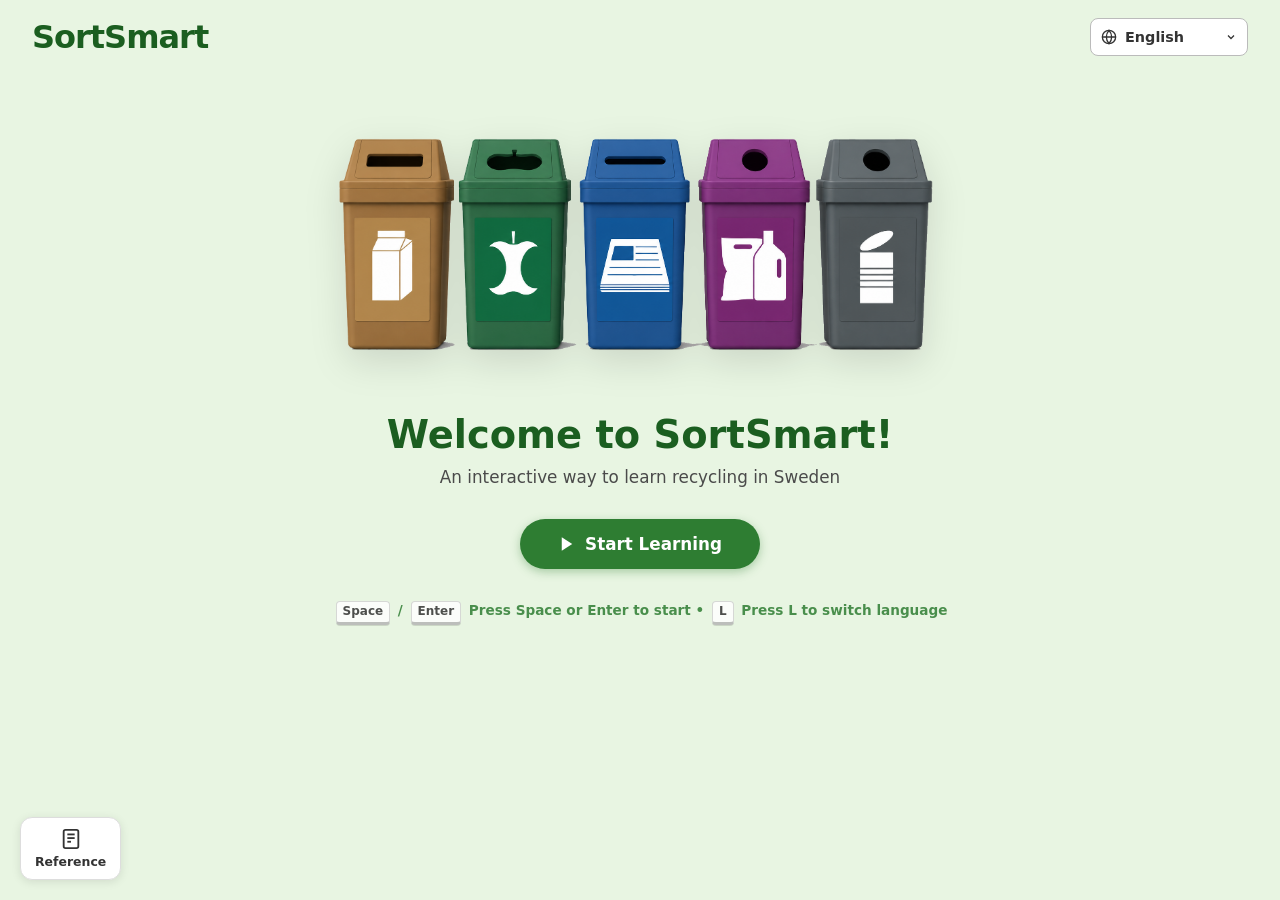
<file: index.html>
<!DOCTYPE html>
<html lang="en">
<head>
  <meta charset="UTF-8">
  <meta name="viewport" content="width=device-width, initial-scale=1.0">
  <title>SortSmart – Swedish Recycling Game</title>
  <link rel="stylesheet" href="css/style.css">
</head>
<body>
  <div id="app"></div>

  <!-- Models -->
  <script src="js/models/data.js"></script>
  <script src="js/models/translations.js"></script>
  <script src="js/models/gameState.js"></script>

  <!-- Views -->
  <script src="js/views/renderer.js"></script>

  <!-- Controllers -->
  <script src="js/controllers/controller.js"></script>

  <!-- Entry point -->
  <script src="js/main.js"></script>
</body>
</html>
</file>
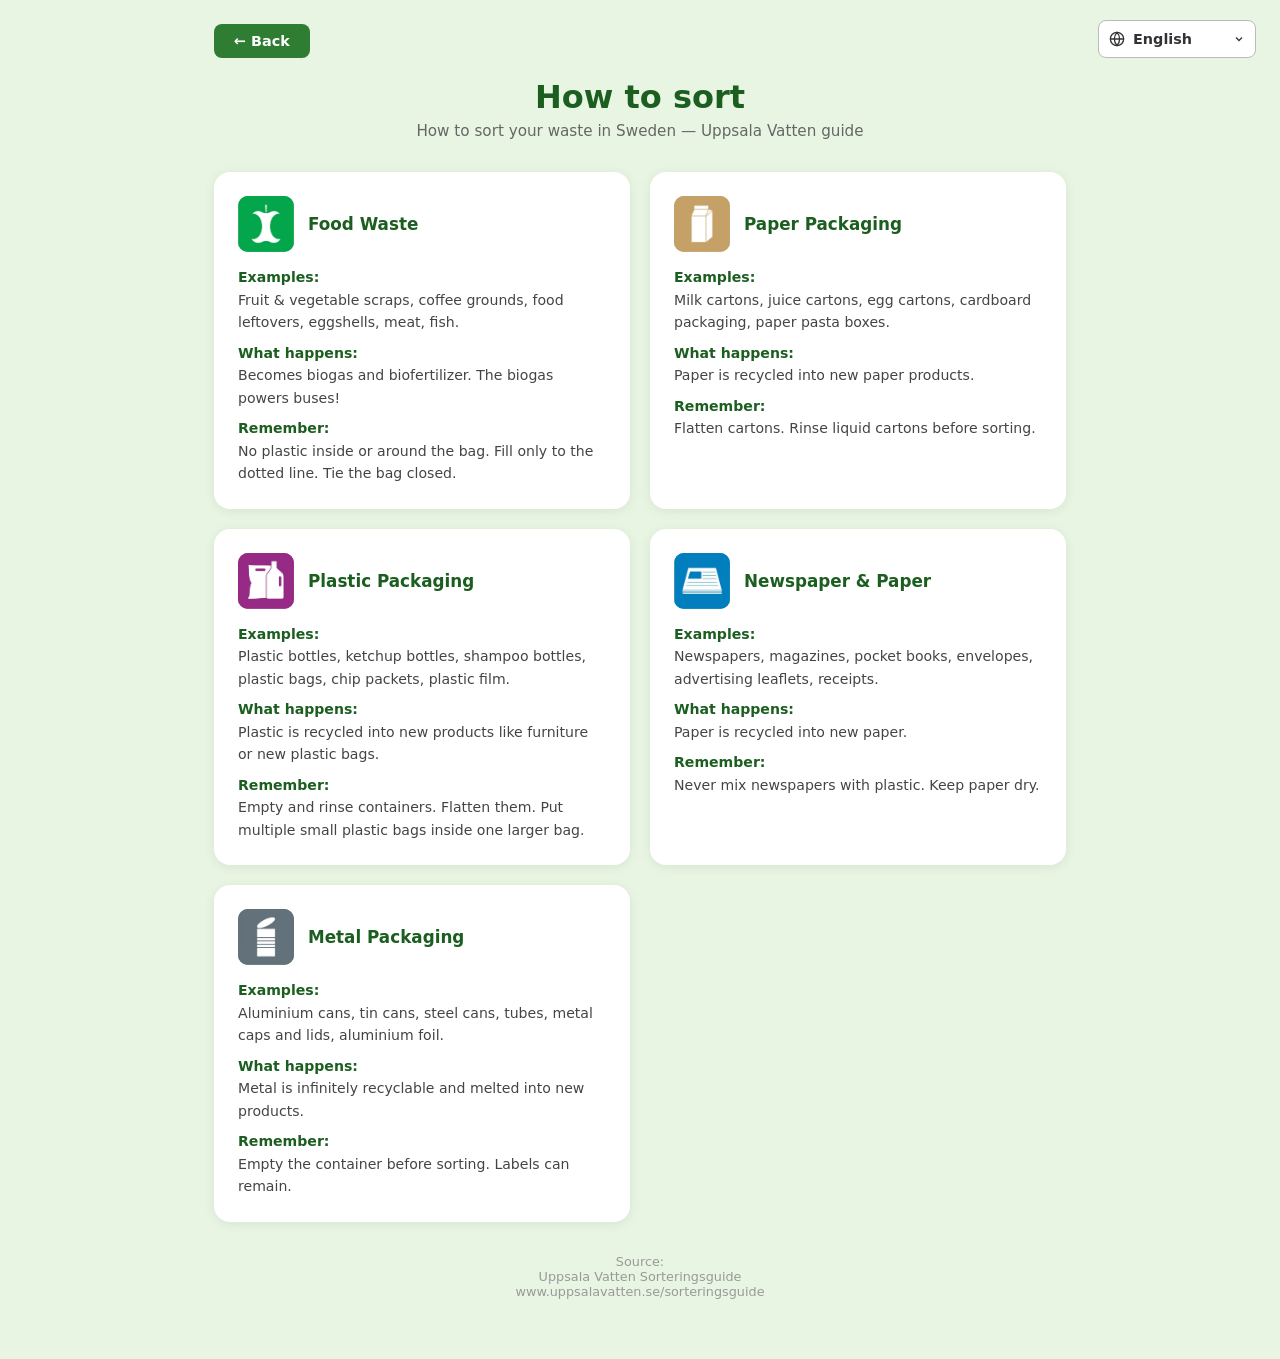
<file: reference.html>
<!DOCTYPE html>
<html lang="en">

<head>
  <meta charset="UTF-8">
  <meta name="viewport" content="width=device-width, initial-scale=1.0">
  <title>Recycling Reference – SortSmart</title>
  <link rel="stylesheet" href="css/style.css">
</head>

<body>

  <div class="ref-lang-control">
    <div class="lang-select-wrap">
      <svg width="16" height="16" viewBox="0 0 24 24" fill="none" stroke="currentColor" stroke-width="2">
        <circle cx="12" cy="12" r="10"/>
        <path d="M2 12h20M12 2a15.3 15.3 0 0 1 4 10 15.3 15.3 0 0 1-4 10 15.3 15.3 0 0 1-4-10 15.3 15.3 0 0 1 4-10z"/>
      </svg>
      <select class="lang-select" id="langSelect" aria-label="Select language">
        <option value="en">English</option>
        <option value="sv">Swedish</option>
      </select>
      <svg width="12" height="12" viewBox="0 0 24 24" fill="none" stroke="currentColor" stroke-width="2.5">
        <polyline points="6 9 12 15 18 9"/>
      </svg>
    </div>
  </div>

  <div class="ref-page-wrapper">

    <button class="ref-back-btn" onclick="window.location.href='index.html'">
      <span class="lang-en">← Back</span>
      <span class="lang-sv">← Tillbaka</span>
    </button>

    <h1 class="ref-title">
      <span class="lang-en">How to sort</span>
      <span class="lang-sv">Så här sorterar du</span>
    </h1>

    <p class="ref-sub">
      <span class="lang-en">How to sort your waste in Sweden — Uppsala Vatten guide</span>
      <span class="lang-sv">Så här sorterar du ditt avfall i Sverige — Uppsala Vattens guide</span>
    </p>

    <div class="ref-bin-cards">

      <div class="ref-bin-card">
        <div class="ref-bin-header">
          <div class="ref-bin-tile" style="background:#04a94f">
            <img class="ref-bin-icon" src="assets/01_matavfall.png" alt="" aria-hidden="true">
          </div>
          <div>
            <div class="ref-bin-name">
              <span class="lang-en">Food Waste</span>
              <span class="lang-sv">Matavfall</span>
            </div>
          </div>
        </div>

        <p>
          <strong>
            <span class="lang-en">Examples:</span>
            <span class="lang-sv">Exempel:</span>
          </strong><br>
          <span class="lang-en">Fruit & vegetable scraps, coffee grounds, food leftovers, eggshells, meat, fish.</span>
          <span class="lang-sv">Frukt- och grönsaksrester, kaffesump, matrester, äggskal, kött, fisk.</span>
        </p>

        <p>
          <strong>
            <span class="lang-en">What happens:</span>
            <span class="lang-sv">Vad händer:</span>
          </strong><br>
          <span class="lang-en">Becomes biogas and biofertilizer. The biogas powers buses!</span>
          <span class="lang-sv">Blir biogas och biogödsel. Biogasen driver bussar.</span>
        </p>

        <p>
          <strong>
            <span class="lang-en">Remember:</span>
            <span class="lang-sv">Kom ihåg:</span>
          </strong><br>
          <span class="lang-en">No plastic inside or around the bag. Fill only to the dotted line. Tie the bag closed.</span>
          <span class="lang-sv">Ingen plast i eller runt påsen. Fyll endast till den streckade linjen. Knyt påsen ordentligt.</span>
        </p>
      </div>

      <div class="ref-bin-card">
        <div class="ref-bin-header">
          <div class="ref-bin-tile" style="background:#c7a465">
            <img class="ref-bin-icon" src="assets/04_pappersforpackningar.png" alt="" aria-hidden="true">
          </div>
          <div>
            <div class="ref-bin-name">
              <span class="lang-en">Paper Packaging</span>
              <span class="lang-sv">Pappersförpackningar</span>
            </div>
          </div>
        </div>

        <p>
          <strong>
            <span class="lang-en">Examples:</span>
            <span class="lang-sv">Exempel:</span>
          </strong><br>
          <span class="lang-en">Milk cartons, juice cartons, egg cartons, cardboard packaging, paper pasta boxes.</span>
          <span class="lang-sv">Mjölkpaket, juiceförpackningar, äggkartonger, kartongförpackningar, pastakartonger.</span>
        </p>

        <p>
          <strong>
            <span class="lang-en">What happens:</span>
            <span class="lang-sv">Vad händer:</span>
          </strong><br>
          <span class="lang-en">Paper is recycled into new paper products.</span>
          <span class="lang-sv">Pappret återvinns till nya pappersprodukter.</span>
        </p>

        <p>
          <strong>
            <span class="lang-en">Remember:</span>
            <span class="lang-sv">Kom ihåg:</span>
          </strong><br>
          <span class="lang-en">Flatten cartons. Rinse liquid cartons before sorting.</span>
          <span class="lang-sv">Platta till förpackningarna. Skölj ur vätskekartonger innan sortering.</span>
        </p>
      </div>

      <div class="ref-bin-card">
        <div class="ref-bin-header">
          <div class="ref-bin-tile" style="background:#9b2b91">
            <img class="ref-bin-icon" src="assets/03_plastforpackningar.png" alt="" aria-hidden="true">
          </div>
          <div>
            <div class="ref-bin-name">
              <span class="lang-en">Plastic Packaging</span>
              <span class="lang-sv">Plastförpackningar</span>
            </div>
          </div>
        </div>

        <p>
          <strong>
            <span class="lang-en">Examples:</span>
            <span class="lang-sv">Exempel:</span>
          </strong><br>
          <span class="lang-en">Plastic bottles, ketchup bottles, shampoo bottles, plastic bags, chip packets, plastic film.</span>
          <span class="lang-sv">Plastflaskor, ketchupflaskor, schampoflaskor, plastpåsar, chipspåsar, plastfilm.</span>
        </p>

        <p>
          <strong>
            <span class="lang-en">What happens:</span>
            <span class="lang-sv">Vad händer:</span>
          </strong><br>
          <span class="lang-en">Plastic is recycled into new products like furniture or new plastic bags.</span>
          <span class="lang-sv">Plasten återvinns till nya produkter som möbler eller nya plastpåsar.</span>
        </p>

        <p>
          <strong>
            <span class="lang-en">Remember:</span>
            <span class="lang-sv">Kom ihåg:</span>
          </strong><br>
          <span class="lang-en">Empty and rinse containers. Flatten them. Put multiple small plastic bags inside one larger bag.</span>
          <span class="lang-sv">Töm och skölj förpackningarna. Platta till dem. Lägg flera små plastpåsar i en större påse.</span>
        </p>
      </div>

      <div class="ref-bin-card">
        <div class="ref-bin-header">
          <div class="ref-bin-tile" style="background:#0788bd">
            <img class="ref-bin-icon" src="assets/05_tidningar_och_papper.png" alt="" aria-hidden="true">
          </div>
          <div>
            <div class="ref-bin-name">
              <span class="lang-en">Newspaper & Paper</span>
              <span class="lang-sv">Tidningar & papper</span>
            </div>
          </div>
        </div>

        <p>
          <strong>
            <span class="lang-en">Examples:</span>
            <span class="lang-sv">Exempel:</span>
          </strong><br>
          <span class="lang-en">Newspapers, magazines, pocket books, envelopes, advertising leaflets, receipts.</span>
          <span class="lang-sv">Tidningar, tidskrifter, pocketböcker, kuvert, reklamblad, kvitton.</span>
        </p>

        <p>
          <strong>
            <span class="lang-en">What happens:</span>
            <span class="lang-sv">Vad händer:</span>
          </strong><br>
          <span class="lang-en">Paper is recycled into new paper.</span>
          <span class="lang-sv">Pappret återvinns till nytt papper.</span>
        </p>

        <p>
          <strong>
            <span class="lang-en">Remember:</span>
            <span class="lang-sv">Kom ihåg:</span>
          </strong><br>
          <span class="lang-en">Never mix newspapers with plastic. Keep paper dry.</span>
          <span class="lang-sv">Blanda aldrig tidningar med plast. Håll pappret torrt.</span>
        </p>
      </div>

      <div class="ref-bin-card">
        <div class="ref-bin-header">
          <div class="ref-bin-tile" style="background:#66777e">
            <img class="ref-bin-icon" src="assets/08_metallforpackningar.png" alt="" aria-hidden="true">
          </div>
          <div>
            <div class="ref-bin-name">
              <span class="lang-en">Metal Packaging</span>
              <span class="lang-sv">Metallförpackningar</span>
            </div>
          </div>
        </div>

        <p>
          <strong>
            <span class="lang-en">Examples:</span>
            <span class="lang-sv">Exempel:</span>
          </strong><br>
          <span class="lang-en">Aluminium cans, tin cans, steel cans, tubes, metal caps and lids, aluminium foil.</span>
          <span class="lang-sv">Aluminiumburkar, konservburkar, stålburkar, tuber, metallock, aluminiumfolie.</span>
        </p>

        <p>
          <strong>
            <span class="lang-en">What happens:</span>
            <span class="lang-sv">Vad händer:</span>
          </strong><br>
          <span class="lang-en">Metal is infinitely recyclable and melted into new products.</span>
          <span class="lang-sv">Metall kan återvinnas hur många gånger som helst och smälts om till nya produkter.</span>
        </p>

        <p>
          <strong>
            <span class="lang-en">Remember:</span>
            <span class="lang-sv">Kom ihåg:</span>
          </strong><br>
          <span class="lang-en">Empty the container before sorting. Labels can remain.</span>
          <span class="lang-sv">Töm förpackningen innan sortering. Etiketter får sitta kvar.</span>
        </p>
      </div>

    </div>

    <p class="ref-source">
      <span class="lang-en">Source:</span>
      <span class="lang-sv">Källa:</span><br>
      Uppsala Vatten Sorteringsguide<br>
      www.uppsalavatten.se/sorteringsguide
    </p>

  </div>

  <script>
    const LANG_STORAGE_KEY = 'sortsmart-lang';
    const SUPPORTED_LANGS = ['en', 'sv'];
    const langSelect = document.getElementById('langSelect');

    function readStoredLang() {
      try {
        const storedLang = window.localStorage.getItem(LANG_STORAGE_KEY);
        return SUPPORTED_LANGS.includes(storedLang) ? storedLang : 'en';
      } catch {
        return 'en';
      }
    }

    function setLang(nextLang) {
      if (!SUPPORTED_LANGS.includes(nextLang)) return;
      document.body.classList.toggle('show-sv', nextLang === 'sv');
      document.documentElement.lang = nextLang;
      langSelect.value = nextLang;
      try {
        window.localStorage.setItem(LANG_STORAGE_KEY, nextLang);
      } catch {
        // Ignore storage failures; the page still updates for this session.
      }
    }

    setLang(readStoredLang());
    langSelect.addEventListener('change', (event) => setLang(event.target.value));

    document.addEventListener('keydown', (event) => {
      if (event.key === 'Escape') {
        event.preventDefault();
        window.location.href = 'index.html';
      } else if (event.key === 'l' || event.key === 'L') {
        if (['INPUT', 'TEXTAREA', 'SELECT'].includes(document.activeElement.tagName)) return;
        event.preventDefault();
        setLang(langSelect.value === 'en' ? 'sv' : 'en');
      }
    });
  </script>

</body>

</html>
</file>
<file: css/style.css>
/* ── RESET & BASE ───────────────────────────────────────────────────────── */
*, *::before, *::after {
  margin: 0;
  padding: 0;
  box-sizing: border-box;
}

body {
  font-family: 'Segoe UI', system-ui, -apple-system, sans-serif;
  background: #e8f5e2;
  min-height: 100vh;
  color: #1a1a1a;
}

button,
select {
  font-family: inherit;
}

button {
  cursor: pointer;
}

/* ── SITE HEADER ────────────────────────────────────────────────────────── */
.site-header {
  display: flex;
  justify-content: space-between;
  align-items: center;
  padding: 18px 32px;
}

.logo {
  font-size: 2rem;
  font-weight: 800;
  color: #1b5e20;
  letter-spacing: -1px;
}

.lang-select-wrap {
  position: relative;
  display: inline-flex;
  align-items: center;
  gap: 8px;
  border: 1.5px solid #bbb;
  border-radius: 8px;
  min-height: 38px;
  padding: 0 10px;
  color: #333;
  background: white;
  transition: background 0.15s, border-color 0.15s;
}

.lang-select-wrap:hover {
  background: #f5f5f5;
  border-color: #999;
}

.lang-select-wrap > svg {
  flex-shrink: 0;
  pointer-events: none;
}

.lang-select-wrap > svg:last-child {
  position: absolute;
  right: 10px;
}

.lang-select {
  appearance: none;
  -webkit-appearance: none;
  border: 0;
  outline: 0;
  background: transparent;
  color: inherit;
  cursor: pointer;
  font-size: 0.9rem;
  font-weight: 600;
  min-width: 112px;
  padding: 8px 22px 8px 0;
}

/* ── SCREENS ────────────────────────────────────────────────────────────── */
.screen {
  max-width: 820px;
  margin: 0 auto;
  padding: 0 24px 60px;
}

/* ── START SCREEN ───────────────────────────────────────────────────────── */
.start-screen {
  display: flex;
  flex-direction: column;
  align-items: center;
  text-align: center;
  padding-top: 10px;
}

/* Bins illustration */
.bins-illustration {
    display: block;
    width: 100%;
    height: auto;
    filter: drop-shadow(0 12px 18px rgba(0, 0, 0, 0.12));
}
.illus-oval {
    display: flex;
    align-items: center;
    justify-content: center;
    width: 100%;
    max-width: 640px;
    padding: 8px 10px 0;
    margin-bottom: 28px;
}
/* .illus-oval {
  display: flex;
  align-items: flex-end;
  justify-content: center;
  gap: 10px;
  background: rgba(120, 200, 120, 0.18);
  border-radius: 50%;
  padding: 36px 56px 24px;
  margin-bottom: 28px;
  flex-wrap: wrap;
} */

.illus-bin {
  display: flex;
  flex-direction: column;
  align-items: center;
}

.illus-lid {
  width: 68px;
  height: 11px;
  border-radius: 4px 4px 0 0;
  position: relative;
  opacity: 0.95;
}

.illus-lid::after {
  content: '';
  position: absolute;
  top: 3px;
  left: 50%;
  transform: translateX(-50%);
  width: 22px;
  height: 5px;
  background: rgba(0, 0, 0, 0.28);
  border-radius: 3px;
}

.illus-body {
  width: 60px;
  height: 80px;
  border-radius: 0 0 8px 8px;
  display: flex;
  align-items: center;
  justify-content: center;
  overflow: hidden;
}

.illus-body svg {
  width: 32px;
  height: 42px;
}

/* Start text */
.start-title {
  font-size: 2.4rem;
  font-weight: 800;
  color: #1b5e20;
  margin-bottom: 10px;
}

.start-subtitle {
  font-size: 1.05rem;
  color: #4a4a4a;
  margin-bottom: 32px;
}

/* Shared button styles */
.start-btn {
  display: inline-flex;
  align-items: center;
  gap: 9px;
  background: #2e7d32;
  color: white;
  border: none;
  padding: 15px 38px;
  border-radius: 50px;
  font-size: 1.05rem;
  font-weight: 600;
  transition: background 0.15s, transform 0.1s;
  box-shadow: 0 3px 10px rgba(46, 125, 50, 0.35);
}

.start-btn:hover  { background: #1b5e20; }
.start-btn:active { transform: scale(0.97); }

/* ── GAME SCREEN ────────────────────────────────────────────────────────── */
.game-screen {
  padding-top: 0;
}

/* Nav bar */
.game-nav {
  display: flex;
  align-items: center;
  gap: 14px;
  margin-bottom: 20px;
  flex-wrap: wrap;
}

.home-btn {
  background: #2e7d32;
  color: white;
  border: none;
  padding: 9px 20px;
  border-radius: 8px;
  font-size: 0.9rem;
  font-weight: 600;
  flex-shrink: 0;
  transition: background 0.15s;
}

.home-btn:hover { background: #1b5e20; }

.progress-wrap {
  flex: 1;
  min-width: 120px;
}

.q-label {
  font-size: 0.88rem;
  font-weight: 600;
  color: #333;
  margin-bottom: 5px;
  display: flex;
  align-items: center;
  gap: 6px;
}

.status-icon { font-size: 1rem; }

.progress-track {
  background: #ccc;
  border-radius: 6px;
  height: 10px;
  overflow: hidden;
}

.progress-fill {
  background: #2e7d32;
  height: 100%;
  border-radius: 6px;
  transition: width 0.4s ease;
}

.score-display {
  font-size: 0.95rem;
  font-weight: 500;
  color: #333;
  flex-shrink: 0;
}

.score-display strong {
  color: #1b5e20;
  font-size: 1.1rem;
}

/* Question card */
.question-card {
  background: white;
  border-radius: 16px;
  padding: 28px 24px 24px;
  text-align: center;
  margin-bottom: 22px;
  box-shadow: 0 2px 14px rgba(0, 0, 0, 0.06);
  position: relative;
}

.question-text {
  font-size: 1.25rem;
  color: #333;
  margin-bottom: 24px;
}

.item-emoji {
  display: block;
  width: 125px;
  height: 135px;
  object-fit: contain;
  margin: 0 auto 16px;
  /* filter: drop-shadow(0 4px 8px rgba(0, 0, 0, 0.1)); */
}

.item-pill {
  display: inline-block;
  background: #e8f5e9;
  border: 1.5px solid #c8e6c9;
  padding: 8px 26px;
  border-radius: 50px;
  font-size: 1rem;
  font-weight: 500;
  color: #2e7d32;
}

.game-footer {
  display: flex;
  justify-content: flex-end;
  margin-top: 16px;
}

.next-btn {
  background: #2e7d32;
  color: white;
  border: none;
  padding: 12px 30px;
  border-radius: 10px;
  font-size: 1rem;
  font-weight: 600;
  transition: background 0.15s;
  box-shadow: 0 2px 8px rgba(46, 125, 50, 0.3);
}

.next-btn:hover { background: #1b5e20; }
.next-btn:active { transform: scale(0.97); }

/* Bins grid */
.bins-grid {
  display: flex;
  justify-content: center;
  gap: 14px;
  flex-wrap: wrap;
  margin-bottom: 18px;
}

.bin-tile {
  width: 106px;
  height: 106px;
  border-radius: 12px;
  display: flex;
  flex-direction: column;
  align-items: center;
  justify-content: center;
  gap: 5px;
  position: relative;
  border: none;
  outline: none;
  transition: transform 0.15s, box-shadow 0.15s;
  cursor: pointer;
}

.bin-tile:hover:not([disabled]) {
  transform: translateY(-4px);
  box-shadow: 0 10px 24px rgba(0, 0, 0, 0.2);
}

.bin-tile:active:not([disabled]) {
  transform: translateY(-1px);
}

.bin-tile[disabled] {
  cursor: default;
}

.tile-icon {
  display: flex;
  align-items: center;
  justify-content: center;
  width: 48px;
  height: 48px;
  border-radius: 6px;
  overflow: hidden;
}

.tile-icon-img {
  display: block;
  width: 100%;
  height: 100%;
  object-fit: cover;
}

.tile-label {
  font-size: 0.72rem;
  font-weight: 700;
  color: rgba(255, 255, 255, 0.92);
  letter-spacing: 0.01em;
  text-align: center;
  line-height: 1.2;
}

/* Tile result badges */
.tile-badge {
  position: absolute;
  top: -10px;
  right: -10px;
  font-size: 1.5rem;
  line-height: 1;
  filter: drop-shadow(0 2px 4px rgba(0,0,0,0.2));
}

/* Feedback bar */
.feedback-bar {
  padding: 12px 20px;
  border-radius: 10px;
  font-size: 0.93rem;
  font-weight: 500;
  line-height: 1.5;
  animation: slideUp 0.25s ease;
}

.fb-correct {
  background: #d4edda;
  border-left: 5px solid #28a745;
  color: #155724;
}

.fb-wrong {
  background: #f8d7da;
  border-left: 5px solid #dc3545;
  color: #721c24;
}

@keyframes slideUp {
  from { opacity: 0; transform: translateY(8px); }
  to   { opacity: 1; transform: translateY(0); }
}

/* ── RESULT SCREEN ──────────────────────────────────────────────────────── */
.result-screen {
  display: flex;
  flex-direction: column;
  align-items: center;
  text-align: center;
  padding-top: 20px;
}

.result-card {
  background: white;
  border-radius: 20px;
  padding: 40px 32px;
  width: 100%;
  max-width: 460px;
  box-shadow: 0 4px 20px rgba(0, 0, 0, 0.08);
  margin-bottom: 24px;
}

.result-medal {
  font-size: 4.5rem;
  margin-bottom: 10px;
  animation: popIn 0.4s ease;
}

@keyframes popIn {
  from { transform: scale(0.5); opacity: 0; }
  to   { transform: scale(1);   opacity: 1; }
}

.result-title {
  font-size: 1.5rem;
  font-weight: 700;
  color: #1b5e20;
  margin-bottom: 8px;
}

.result-score {
  font-size: 4rem;
  font-weight: 800;
  color: #e65100;
  line-height: 1;
  margin: 12px 0 14px;
}

.result-score span {
  font-size: 2rem;
  color: #888;
}

.score-pips {
  display: flex;
  justify-content: center;
  gap: 8px;
  margin-bottom: 16px;
}

.score-pip {
  width: 16px;
  height: 16px;
  border-radius: 50%;
}

.pip-filled { background: #2e7d32; }
.pip-empty  { background: #ddd; }

.result-msg {
  font-size: 0.98rem;
  color: #555;
  line-height: 1.5;
}

.result-actions {
  display: flex;
  flex-direction: column;
  align-items: center;
  gap: 12px;
}

.ghost-btn {
  background: transparent;
  border: 1.5px solid #999;
  color: #444;
  padding: 11px 30px;
  border-radius: 50px;
  font-size: 0.95rem;
  font-weight: 500;
  transition: background 0.15s;
}

.ghost-btn:hover { background: rgba(0,0,0,0.05); }

/* ── REFERENCE FAB ──────────────────────────────────────────────────────── */
.ref-fab {
  position: fixed;
  bottom: 20px;
  left: 20px;
  background: white;
  border: 1.5px solid #ddd;
  border-radius: 12px;
  padding: 10px 14px;
  display: flex;
  flex-direction: column;
  align-items: center;
  gap: 4px;
  text-decoration: none;
  color: #333;
  font-size: 0.78rem;
  font-weight: 600;
  box-shadow: 0 2px 10px rgba(0,0,0,0.1);
  transition: box-shadow 0.15s, transform 0.1s;
}

.ref-fab:hover {
  box-shadow: 0 4px 18px rgba(0,0,0,0.15);
  transform: translateY(-2px);
}

/* ── REFERENCE PAGE ─────────────────────────────────────────────────────── */
.lang-sv { display: none; }
.lang-en { display: initial; }
body.show-sv .lang-en { display: none; }
body.show-sv .lang-sv { display: initial; }

.ref-lang-control {
  position: absolute;
  top: 20px;
  right: 24px;
  z-index: 2;
}

.ref-page-wrapper {
  max-width: 900px;
  margin: 0 auto;
  padding: 24px 24px 60px;
}

.ref-back-btn {
  background: #2e7d32;
  color: white;
  border: none;
  padding: 9px 20px;
  border-radius: 8px;
  font-size: 0.9rem;
  font-weight: 600;
  margin-bottom: 20px;
  display: inline-flex;
  align-items: center;
  gap: 6px;
  transition: background 0.15s;
}

.ref-back-btn:hover { background: #1b5e20; }

.ref-title {
  font-size: 2rem;
  font-weight: 800;
  color: #1b5e20;
  text-align: center;
  margin-bottom: 6px;
}

.ref-sub {
  text-align: center;
  color: #666;
  font-size: 0.95rem;
  margin-bottom: 32px;
}

.ref-bin-cards {
  display: grid;
  grid-template-columns: repeat(auto-fill, minmax(280px, 1fr));
  gap: 20px;
}

.ref-bin-card {
  background: white;
  border-radius: 16px;
  padding: 24px;
  box-shadow: 0 2px 12px rgba(0,0,0,0.07);
}

.ref-bin-header {
  display: flex;
  align-items: center;
  gap: 14px;
  margin-bottom: 14px;
}

.ref-bin-tile {
  width: 56px;
  height: 56px;
  border-radius: 10px;
  display: flex;
  align-items: center;
  justify-content: center;
  flex-shrink: 0;
}

.ref-bin-icon {
  display: block;
  width: 100%;
  height: 100%;
  object-fit: cover;
  border-radius: inherit;
}

.ref-bin-name {
  font-size: 1.05rem;
  font-weight: 700;
  color: #1b5e20;
}

.ref-bin-swedish {
  font-size: 0.8rem;
  color: #777;
  font-style: italic;
}

.ref-bin-card p {
  font-size: 0.88rem;
  color: #444;
  line-height: 1.6;
  margin-bottom: 8px;
}

.ref-bin-card p:last-child { margin-bottom: 0; }

.ref-bin-card strong {
  color: #1b5e20;
  font-weight: 600;
}

.ref-source {
  text-align: center;
  color: #999;
  font-size: 0.8rem;
  margin-top: 32px;
}

/* ── RESPONSIVE ─────────────────────────────────────────────────────────── */
@media (max-width: 560px) {
  .site-header { padding: 14px 18px; }
  .logo { font-size: 1.5rem; }
  .lang-select { min-width: 96px; }

  .illus-oval { padding: 28px 28px 18px; gap: 7px; }
  .illus-lid  { width: 52px; }
  .illus-body { width: 46px; height: 64px; }
  .illus-body svg { width: 24px; height: 32px; }

  .start-title { font-size: 1.8rem; }

  .bin-tile { width: 88px; height: 88px; }
  .tile-icon { width: 38px; height: 38px; border-radius: 5px; }
  .tile-label { font-size: 0.66rem; }

  .item-emoji { width: 72px; height: 72px; }

  .question-card { padding: 20px 16px; }
  .question-text { font-size: 1.05rem; margin-bottom: 16px; }

  .game-nav { gap: 8px; }
  .score-display { font-size: 0.85rem; }

  .ref-lang-control {
    position: static;
    display: flex;
    justify-content: flex-end;
    padding: 14px 18px 0;
  }

  .ref-page-wrapper {
    padding-top: 12px;
  }
}

/* ── KEYBOARD ONLY CONTROLS STYLES ───────────────────────────────────────── */
.bin-keycap {
  position: absolute;
  top: 8px;
  left: 8px;
  width: 15px;
  height: 15px;
  background: #ffffff;
  border: 1px solid #d5d5d5;
  border-bottom: 3px solid #b0b0b0;
  border-radius: 5px;
  color: #2b2b2b;
  font-size: 0.60rem;
  font-weight: 800;
  display: flex;
  align-items: center;
  justify-content: center;
  box-shadow: 0 1.5px 3px rgba(0, 0, 0, 0.2);
  font-family: -apple-system, BlinkMacSystemFont, "Segoe UI", Roboto, monospace;
}

.kb-hint-footer {
  margin-top: 32px;
  text-align: center;
  font-size: 0.85rem;
  color: #2e7d32;
  font-weight: 600;
  opacity: 0.85;
}

.kb-hint-footer kbd {
  background-color: #ffffff;
  border: 1.5px solid #d3d3d3;
  border-bottom: 3px solid #b5b5b5;
  border-radius: 4px;
  box-shadow: 0 1px 0 rgba(0, 0, 0, 0.15), 0 0 0 1.5px #fff inset;
  color: #333;
  display: inline-block;
  font-family: inherit;
  font-size: 0.75rem;
  font-weight: 700;
  line-height: 1.3;
  margin: 0 3px;
  padding: 2px 6px;
  text-shadow: 0 1px 0 #fff;
  white-space: nowrap;
}

/* Accessibility: Focus visible outlines */
.bin-tile:focus-visible,
.start-btn:focus-visible,
.next-btn:focus-visible,
.home-btn:focus-visible,
.lang-select-wrap:focus-within,
.ghost-btn:focus-visible,
.ref-fab:focus-visible,
.ref-back-btn:focus-visible {
  outline: 3px solid #1b5e20;
  outline-offset: 3px;
}

.bin-tile:focus-visible {
  outline-color: #ffffff;
  outline-offset: -3px;
  transform: translateY(-2px);
  box-shadow: 0 4px 12px rgba(0, 0, 0, 0.2);
}

@media (max-width: 560px) {
  .bin-keycap {
    width: 16px;
    height: 16px;
    font-size: 0.6rem;
    top: 5px;
    left: 5px;
    border-bottom-width: 2px;
    border-radius: 3px;
  }
  .kb-hint-footer {
    margin-top: 24px;
    font-size: 0.78rem;
  }
  .kb-hint-footer kbd {
    font-size: 0.68rem;
    padding: 1px 4px;
  }
}
</file>
